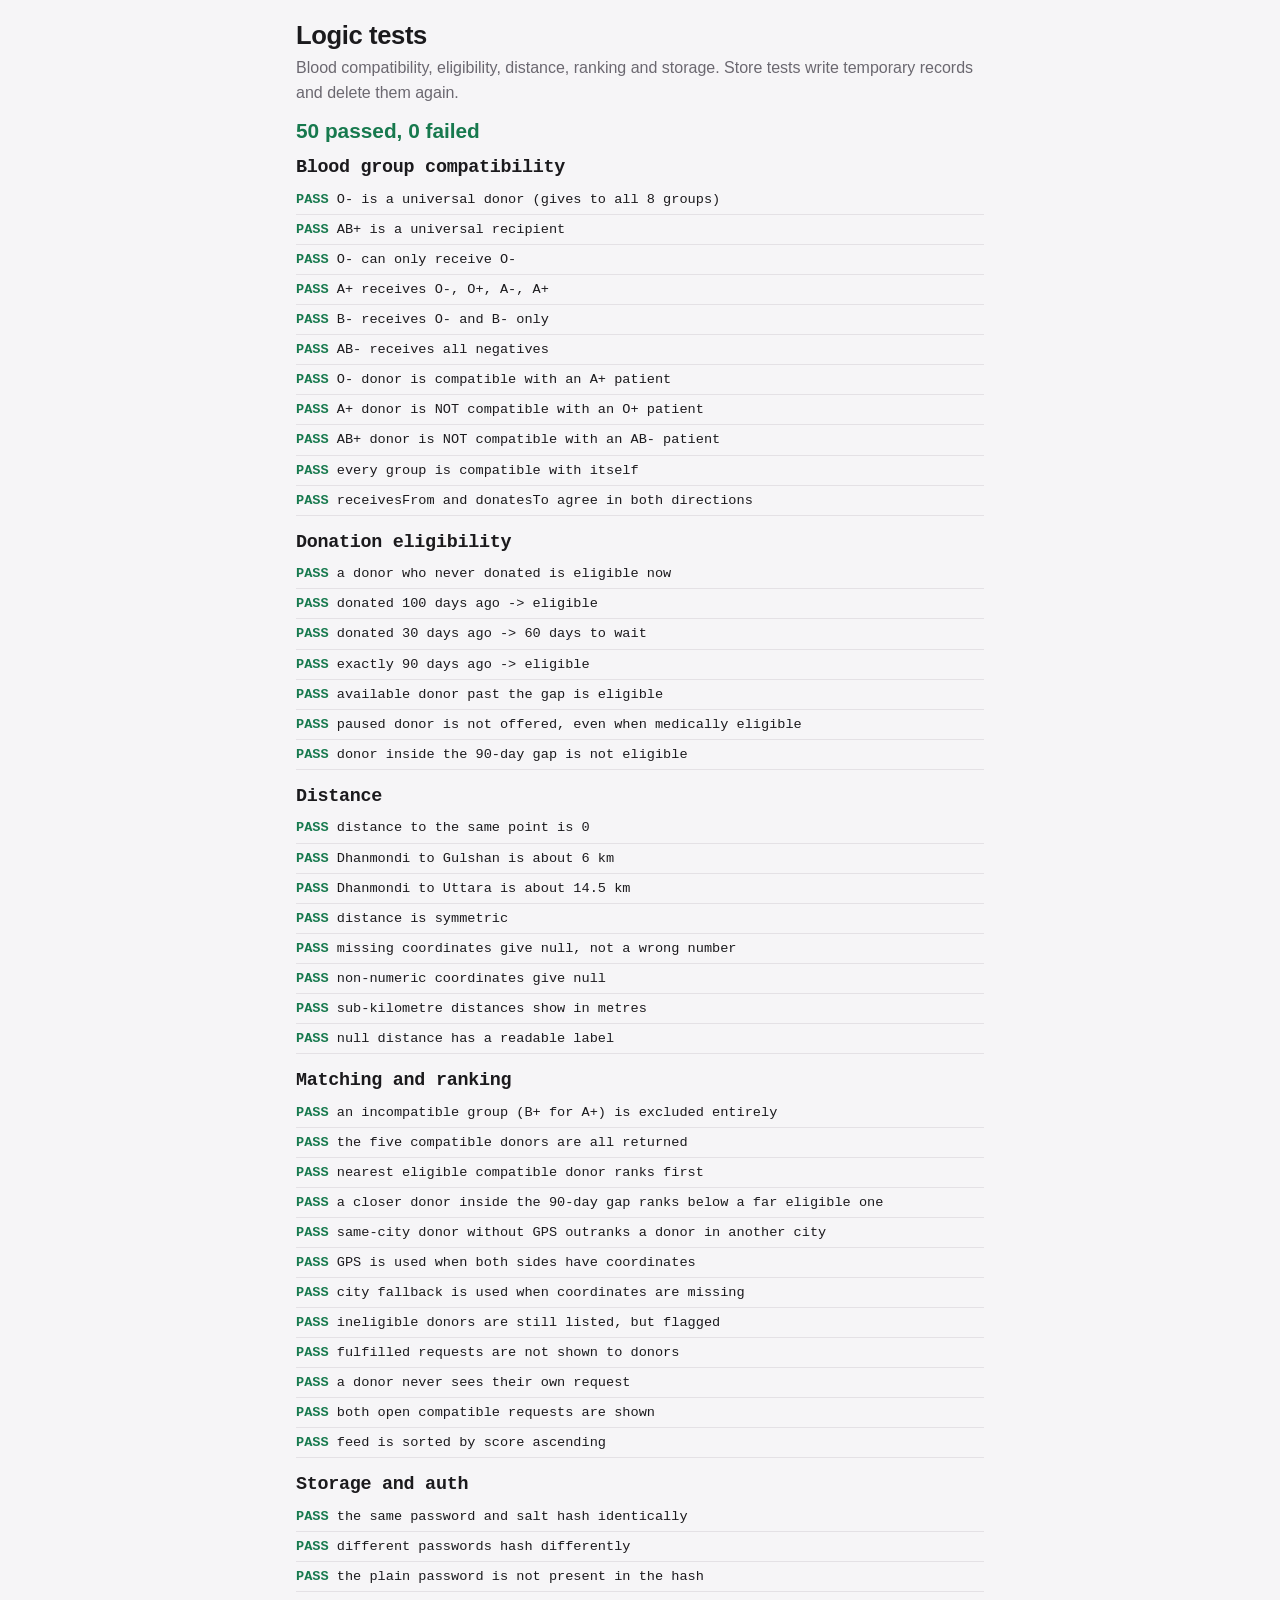
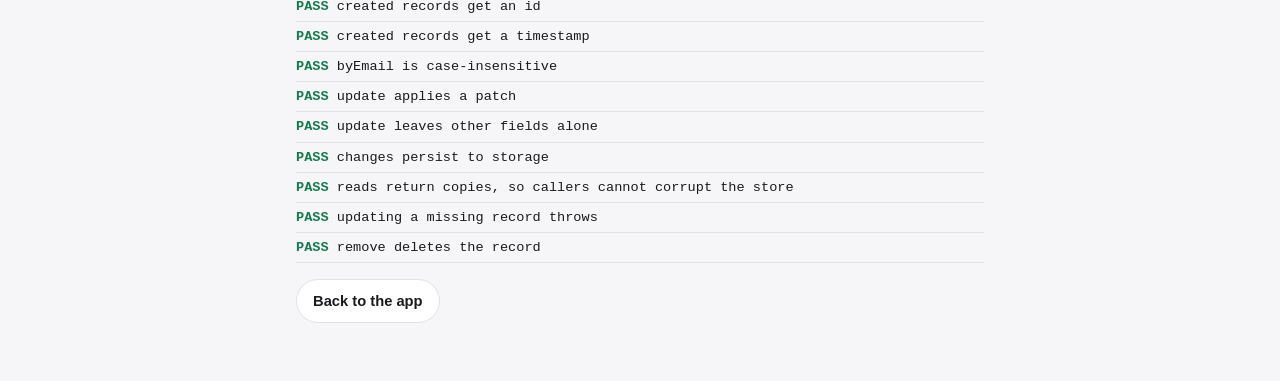
<file: tests.html>
<!DOCTYPE html>
<html lang="en">
<head>
  <meta charset="utf-8">
  <meta name="viewport" content="width=device-width, initial-scale=1">
  <title>RoktoDaan — logic tests</title>
  <link rel="stylesheet" href="css/styles.css">
  <style>
    .t { font-family: ui-monospace, "Cascadia Code", Consolas, monospace; font-size: .85rem; }
    .t li { padding: .25rem 0; border-bottom: 1px solid var(--border); list-style: none; }
    .t ul { padding: 0; margin: 0 0 1rem; }
    .pass::before { content: "PASS "; color: var(--ok); font-weight: 700; }
    .fail::before { content: "FAIL "; color: var(--red-600); font-weight: 700; }
    .fail { color: var(--red-600); }
    .score { font-size: 1.3rem; font-weight: 700; }
  </style>
</head>
<body>
  <main class="main">
    <h1>Logic tests</h1>
    <p class="muted">Blood compatibility, eligibility, distance, ranking and storage.
      Store tests write temporary records and delete them again.</p>
    <p id="score" class="score">Running…</p>
    <div id="out" class="t"></div>
    <p><a class="btn btn--outline" href="index.html">Back to the app</a></p>
  </main>

  <script src="js/blood.js"></script>
  <script src="js/geo.js"></script>
  <script src="js/store.js"></script>
  <script src="js/match.js"></script>
  <script>
  (function () {
    let passed = 0, failed = 0;
    let group = null;
    const out = document.getElementById('out');

    function describe(name) {
      const h = document.createElement('h2');
      h.textContent = name;
      out.appendChild(h);
      group = document.createElement('ul');
      out.appendChild(group);
    }

    function record(ok, label, detail) {
      const li = document.createElement('li');
      li.className = ok ? 'pass' : 'fail';
      li.textContent = label + (ok || !detail ? '' : ' — ' + detail);
      group.appendChild(li);
      ok ? passed++ : failed++;
    }

    function ok(value, label) { record(!!value, label, 'expected truthy, got ' + value); }
    function eq(actual, expected, label) {
      record(actual === expected, label, 'expected ' + expected + ', got ' + actual);
    }
    function near(actual, expected, tolerance, label) {
      const good = actual !== null && Math.abs(actual - expected) <= tolerance;
      record(good, label, 'expected ~' + expected + ' ±' + tolerance + ', got ' + actual);
    }
    function same(actual, expected, label) {
      record(JSON.stringify(actual) === JSON.stringify(expected), label,
        'expected ' + JSON.stringify(expected) + ', got ' + JSON.stringify(actual));
    }

    const blood = BD.blood, geo = BD.geo, match = BD.match, store = BD.store;

    /* ---- compatibility ---- */
    describe('Blood group compatibility');
    eq(blood.donatesTo('O-').length, 8, 'O- is a universal donor (gives to all 8 groups)');
    eq(blood.receivesFrom('AB+').length, 8, 'AB+ is a universal recipient');
    same(blood.receivesFrom('O-'), ['O-'], 'O- can only receive O-');
    same(blood.receivesFrom('A+'), ['O-', 'O+', 'A-', 'A+'], 'A+ receives O-, O+, A-, A+');
    same(blood.receivesFrom('B-'), ['O-', 'B-'], 'B- receives O- and B- only');
    same(blood.receivesFrom('AB-'), ['O-', 'A-', 'B-', 'AB-'], 'AB- receives all negatives');
    ok(blood.isCompatible('O-', 'A+'), 'O- donor is compatible with an A+ patient');
    ok(!blood.isCompatible('A+', 'O+'), 'A+ donor is NOT compatible with an O+ patient');
    ok(!blood.isCompatible('AB+', 'AB-'), 'AB+ donor is NOT compatible with an AB- patient');
    ok(blood.BLOOD_GROUPS.every(function (g) { return blood.isCompatible(g, g); }),
      'every group is compatible with itself');
    ok(blood.BLOOD_GROUPS.every(function (recipient) {
      return blood.receivesFrom(recipient).every(function (donor) {
        return blood.donatesTo(donor).indexOf(recipient) !== -1;
      });
    }), 'receivesFrom and donatesTo agree in both directions');

    /* ---- eligibility ---- */
    describe('Donation eligibility');
    const today = new Date('2026-06-01T00:00:00Z');
    const daysBefore = function (n) {
      const d = new Date(today);
      d.setDate(d.getDate() - n);
      return d.toISOString().slice(0, 10);
    };
    eq(blood.daysUntilEligible('', today), 0, 'a donor who never donated is eligible now');
    eq(blood.daysUntilEligible(daysBefore(100), today), 0, 'donated 100 days ago -> eligible');
    eq(blood.daysUntilEligible(daysBefore(30), today), 60, 'donated 30 days ago -> 60 days to wait');
    eq(blood.daysUntilEligible(daysBefore(90), today), 0, 'exactly 90 days ago -> eligible');
    ok(blood.eligibility({ available: true, lastDonation: daysBefore(200) }, today).ok,
      'available donor past the gap is eligible');
    ok(!blood.eligibility({ available: false, lastDonation: '' }, today).ok,
      'paused donor is not offered, even when medically eligible');
    ok(!blood.eligibility({ available: true, lastDonation: daysBefore(5) }, today).ok,
      'donor inside the 90-day gap is not eligible');

    /* ---- distance ---- */
    describe('Distance');
    const dhanmondi = { lat: 23.7461, lng: 90.3742 };
    const gulshan = { lat: 23.7925, lng: 90.4078 };
    const uttara = { lat: 23.8759, lng: 90.3795 };
    eq(geo.distanceKm(dhanmondi, dhanmondi), 0, 'distance to the same point is 0');
    near(geo.distanceKm(dhanmondi, gulshan), 6.2, 1, 'Dhanmondi to Gulshan is about 6 km');
    near(geo.distanceKm(dhanmondi, uttara), 14.5, 1.5, 'Dhanmondi to Uttara is about 14.5 km');
    near(geo.distanceKm(dhanmondi, gulshan), geo.distanceKm(gulshan, dhanmondi), 0.0001,
      'distance is symmetric');
    eq(geo.distanceKm(dhanmondi, null), null, 'missing coordinates give null, not a wrong number');
    eq(geo.distanceKm(dhanmondi, { lat: 'x', lng: 1 }), null, 'non-numeric coordinates give null');
    eq(geo.formatDistance(0.4), '400 m away', 'sub-kilometre distances show in metres');
    eq(geo.formatDistance(null), 'Distance unknown', 'null distance has a readable label');

    /* ---- matching ---- */
    describe('Matching and ranking');
    const request = {
      id: 'r1', receiverId: 'rx', bloodGroup: 'A+', status: 'open',
      city: 'Dhaka', location: dhanmondi, urgency: 'urgent', units: 2
    };
    const donors = [
      { id: 'd_far_ok',   role: 'donor', name: 'Far eligible',   bloodGroup: 'O-', city: 'Dhaka', location: uttara,    available: true, lastDonation: '' },
      { id: 'd_near_ok',  role: 'donor', name: 'Near eligible',  bloodGroup: 'A+', city: 'Dhaka', location: gulshan,   available: true, lastDonation: '' },
      { id: 'd_near_wait',role: 'donor', name: 'Near ineligible',bloodGroup: 'O+', city: 'Dhaka', location: dhanmondi, available: true, lastDonation: daysBefore(5) },
      { id: 'd_wrong',    role: 'donor', name: 'Wrong group',    bloodGroup: 'B+', city: 'Dhaka', location: dhanmondi, available: true, lastDonation: '' },
      { id: 'd_nogps',    role: 'donor', name: 'Same city only', bloodGroup: 'A-', city: 'Dhaka', location: null,      available: true, lastDonation: '' },
      { id: 'd_other',    role: 'donor', name: 'Other city',     bloodGroup: 'O-', city: 'Sylhet', location: null,     available: true, lastDonation: '' }
    ];
    const ranked = match.rankDonorsForRequest(request, donors, today);
    const ids = ranked.map(function (m) { return m.donor.id; });

    eq(ids.indexOf('d_wrong'), -1, 'an incompatible group (B+ for A+) is excluded entirely');
    eq(ids.length, 5, 'the five compatible donors are all returned');
    eq(ids[0], 'd_near_ok', 'nearest eligible compatible donor ranks first');
    ok(ids.indexOf('d_near_wait') > ids.indexOf('d_far_ok'),
      'a closer donor inside the 90-day gap ranks below a far eligible one');
    ok(ids.indexOf('d_nogps') < ids.indexOf('d_other'),
      'same-city donor without GPS outranks a donor in another city');
    eq(ranked[0].proximityBasis, 'gps', 'GPS is used when both sides have coordinates');
    eq(ranked.find(function (m) { return m.donor.id === 'd_nogps'; }).proximityBasis, 'city',
      'city fallback is used when coordinates are missing');
    ok(!ranked.find(function (m) { return m.donor.id === 'd_near_wait'; }).eligibility.ok,
      'ineligible donors are still listed, but flagged');

    const donor = { id: 'me', role: 'donor', bloodGroup: 'O-', city: 'Dhaka', location: dhanmondi, available: true, lastDonation: '' };
    const requests = [
      { id: 'q_near_routine', receiverId: 'rx', status: 'open', bloodGroup: 'A+', city: 'Dhaka', location: gulshan,   urgency: 'routine',  units: 1 },
      { id: 'q_far_critical', receiverId: 'rx', status: 'open', bloodGroup: 'O+', city: 'Dhaka', location: uttara,    urgency: 'critical', units: 1 },
      { id: 'q_closed',       receiverId: 'rx', status: 'fulfilled', bloodGroup: 'A+', city: 'Dhaka', location: dhanmondi, urgency: 'critical', units: 1 },
      { id: 'q_mine',         receiverId: 'me', status: 'open', bloodGroup: 'A+', city: 'Dhaka', location: dhanmondi, urgency: 'critical', units: 1 }
    ];
    const feed = match.rankRequestsForDonor(donor, requests, today);
    const feedIds = feed.map(function (m) { return m.request.id; });
    eq(feedIds.indexOf('q_closed'), -1, 'fulfilled requests are not shown to donors');
    eq(feedIds.indexOf('q_mine'), -1, 'a donor never sees their own request');
    eq(feedIds.length, 2, 'both open compatible requests are shown');
    ok(feed[0].score <= feed[1].score, 'feed is sorted by score ascending');

    /* ---- store ---- */
    describe('Storage and auth');
    (async function () {
      const created = [];
      try {
        const salt = store.randomSalt();
        const a = await store.hashPassword('hunter2', salt);
        const b = await store.hashPassword('hunter2', salt);
        const c = await store.hashPassword('hunter3', salt);
        eq(a, b, 'the same password and salt hash identically');
        ok(a !== c, 'different passwords hash differently');
        ok(a.indexOf('hunter2') === -1, 'the plain password is not present in the hash');

        const user = await store.users.create({ name: 'Test User', email: 'test+unit@demo.app', role: 'donor', bloodGroup: 'O+' });
        created.push(user.id);
        ok(!!user.id, 'created records get an id');
        ok(!!user.createdAt, 'created records get a timestamp');

        const found = await store.users.byEmail('TEST+UNIT@demo.app');
        eq(found && found.id, user.id, 'byEmail is case-insensitive');

        const updated = await store.users.update(user.id, { area: 'Mirpur' });
        eq(updated.area, 'Mirpur', 'update applies a patch');
        eq(updated.name, 'Test User', 'update leaves other fields alone');

        const reread = await store.users.byId(user.id);
        eq(reread.area, 'Mirpur', 'changes persist to storage');

        reread.name = 'Mutated';
        const again = await store.users.byId(user.id);
        eq(again.name, 'Test User', 'reads return copies, so callers cannot corrupt the store');

        let threw = false;
        try { await store.users.update('nope_missing', { a: 1 }); } catch (e) { threw = true; }
        ok(threw, 'updating a missing record throws');

        await store.users.remove(user.id);
        created.pop();
        eq(await store.users.byId(user.id), null, 'remove deletes the record');
      } catch (err) {
        record(false, 'store tests threw: ' + err.message);
      } finally {
        for (const id of created) { try { await store.users.remove(id); } catch (e) {} }
        finish();
      }
    })();

    function finish() {
      const score = document.getElementById('score');
      score.textContent = passed + ' passed, ' + failed + ' failed';
      score.style.color = failed ? 'var(--red-600)' : 'var(--ok)';
    }
  })();
  </script>
</body>
</html>
</file>
<file: css/styles.css>
/* RoktoDaan — mobile-first stylesheet. Light and dark themes. */

:root {
  --red-700: #8f1330;
  --red-600: #b91c3c;
  --red-500: #dc2649;
  --red-050: #fdeef1;

  --bg: #f6f5f7;
  --surface: #ffffff;
  --surface-2: #faf9fa;
  --border: #e4e1e5;
  --text: #1b1a1d;
  --muted: #6b6870;
  --ok: #17794e;
  --ok-bg: #e6f4ec;
  --warn: #8a5a00;
  --warn-bg: #fdf3e0;
  --shadow: 0 1px 2px rgba(17, 12, 20, .06), 0 8px 24px rgba(17, 12, 20, .06);
  --radius: 14px;
  --radius-sm: 9px;
  --maxw: 720px;
}

@media (prefers-color-scheme: dark) {
  :root {
    --bg: #131215;
    --surface: #1d1b20;
    --surface-2: #232026;
    --border: #322e37;
    --text: #efedf1;
    --muted: #a09aa8;
    --red-050: #2a1119;
    --red-600: #e04a68;
    --red-500: #f06582;
    --red-700: #f7a6b6;
    --ok: #62d09b;
    --ok-bg: #12281d;
    --warn: #e9be6a;
    --warn-bg: #2b2413;
    --shadow: 0 1px 2px rgba(0, 0, 0, .4), 0 10px 28px rgba(0, 0, 0, .35);
  }
}

* { box-sizing: border-box; }

html { -webkit-text-size-adjust: 100%; }

body {
  margin: 0;
  background: var(--bg);
  color: var(--text);
  font: 16px/1.55 -apple-system, BlinkMacSystemFont, "Segoe UI", Roboto, "Helvetica Neue", Arial, sans-serif;
  display: flex;
  flex-direction: column;
  min-height: 100vh;
}

.booting { text-align: center; color: var(--muted); padding: 3rem 0; }

h1, h2, h3 { line-height: 1.2; margin: 0 0 .35rem; letter-spacing: -.015em; }
h1 { font-size: 1.6rem; }
h2 { font-size: 1.15rem; }
h3 { font-size: 1.02rem; }
p { margin: 0 0 .6rem; }
a { color: var(--red-600); text-decoration: none; }
a:hover { text-decoration: underline; }

.muted { color: var(--muted); }
.small { font-size: .85rem; }
.center { text-align: center; }
.cap { text-transform: capitalize; }
.opt { color: var(--muted); font-weight: 400; }

.skip-link {
  position: absolute; left: -9999px; top: 0; background: var(--surface);
  padding: .6rem 1rem; z-index: 100; border-radius: 0 0 var(--radius-sm) 0;
}
.skip-link:focus { left: 0; }

/* ---- header ------------------------------------------------------------- */

.header {
  position: sticky; top: 0; z-index: 30;
  display: flex; align-items: center; justify-content: space-between; gap: 1rem;
  padding: .7rem 1rem;
  background: color-mix(in srgb, var(--surface) 88%, transparent);
  backdrop-filter: blur(10px);
  border-bottom: 1px solid var(--border);
}
.brand { display: flex; align-items: center; gap: .5rem; color: var(--text); font-weight: 700; }
.brand:hover { text-decoration: none; }
.brand__mark { font-size: 1.25rem; }
.brand__name { letter-spacing: -.02em; }
.header.is-signed-out .brand { pointer-events: none; }

.nav { display: flex; align-items: center; gap: .15rem; }
.nav__link {
  padding: .4rem .6rem; border-radius: 99px; color: var(--muted);
  font-size: .9rem; font-weight: 500;
}
.nav__link:hover { color: var(--text); background: var(--surface-2); text-decoration: none; }
.nav__link.is-active { color: var(--red-600); background: var(--red-050); }
.nav__avatar {
  margin-left: .35rem; width: 34px; height: 34px; border-radius: 50%;
  border: 1px solid var(--border); background: var(--red-050); color: var(--red-700);
  font-size: .78rem; font-weight: 700; cursor: pointer;
}

.main { flex: 1; width: 100%; max-width: var(--maxw); margin: 0 auto; padding: 1.25rem 1rem 3rem; transition: opacity .15s; }

.footer {
  max-width: var(--maxw); margin: 0 auto; padding: 1rem 1rem 2rem;
  color: var(--muted); font-size: .78rem; text-align: center;
}

/* ---- primitives --------------------------------------------------------- */

.card {
  background: var(--surface); border: 1px solid var(--border);
  border-radius: var(--radius); padding: 1rem; box-shadow: var(--shadow);
  margin-bottom: .75rem;
}

.btn {
  display: inline-flex; align-items: center; justify-content: center; gap: .4rem;
  padding: .62rem 1rem; border-radius: 99px; border: 1px solid transparent;
  font: inherit; font-weight: 600; font-size: .92rem; cursor: pointer;
  transition: transform .06s ease, filter .15s ease, background .15s ease;
  white-space: nowrap;
}
.btn:hover { text-decoration: none; }
.btn:active { transform: translateY(1px); }
.btn:disabled { opacity: .55; cursor: not-allowed; }
.btn--primary { background: var(--red-600); color: #fff; }
.btn--primary:hover { filter: brightness(1.07); }
.btn--outline { border-color: var(--border); background: var(--surface); color: var(--text); }
.btn--outline:hover { border-color: var(--red-600); color: var(--red-600); }
.btn--ghost { background: transparent; color: var(--muted); }
.btn--ghost:hover { background: var(--surface-2); color: var(--text); }
.btn--danger { color: var(--red-600); }
.btn--lg { padding: .8rem 1.4rem; font-size: 1rem; }
.btn--sm { padding: .42rem .8rem; font-size: .84rem; }
.btn--block { display: flex; width: 100%; margin-bottom: .75rem; }

@media (prefers-color-scheme: dark) {
  .btn--primary { color: #23060f; }
}

.tag {
  display: inline-block; padding: .18rem .55rem; border-radius: 99px;
  background: var(--surface-2); border: 1px solid var(--border);
  font-size: .74rem; font-weight: 600; text-transform: capitalize; color: var(--muted);
}
.tag--done, .tag--accepted, .tag--completed, .tag--fulfilled { background: var(--ok-bg); color: var(--ok); border-color: transparent; }
.tag--cancelled, .tag--declined { opacity: .7; }
.tag--open { background: var(--red-050); color: var(--red-700); border-color: transparent; }

.pill {
  padding: .2rem .6rem; border-radius: 99px; font-size: .74rem; font-weight: 700;
  text-transform: uppercase; letter-spacing: .04em;
}
.pill--critical { background: var(--red-600); color: #fff; }
.pill--urgent { background: var(--warn-bg); color: var(--warn); }
.pill--routine { background: var(--surface-2); color: var(--muted); border: 1px solid var(--border); }
@media (prefers-color-scheme: dark) { .pill--critical { color: #23060f; } }

.blood-badge {
  display: inline-grid; place-items: center; min-width: 46px; height: 46px; padding: 0 .4rem;
  border-radius: 12px; background: var(--red-050); color: var(--red-700);
  font-weight: 800; font-size: 1rem; letter-spacing: -.02em; flex: none;
}

.avatar {
  display: inline-grid; place-items: center; width: 38px; height: 38px; border-radius: 50%;
  background: var(--surface-2); border: 1px solid var(--border);
  font-size: .8rem; font-weight: 700; color: var(--muted); flex: none;
}

.quote {
  margin: .5rem 0; padding: .5rem .75rem; border-left: 3px solid var(--border);
  background: var(--surface-2); border-radius: 0 var(--radius-sm) var(--radius-sm) 0;
  font-size: .9rem; color: var(--text);
}

.contact { font-size: .9rem; margin: .5rem 0 0; }
.hint { font-size: .8rem; color: var(--muted); margin: .35rem 0 0; }
.hint.warn { color: var(--warn); }

.notice { border-left: 4px solid var(--border); }
.notice--ok { border-left-color: var(--ok); }
.notice--warn { border-left-color: var(--warn); background: var(--warn-bg); }

.list > .card:last-child { margin-bottom: 0; }
.row-actions { display: flex; flex-wrap: wrap; gap: .4rem; align-items: center; margin-top: .6rem; }
.grid2 { display: grid; gap: 0 .75rem; grid-template-columns: 1fr; }
@media (min-width: 560px) { .grid2 { grid-template-columns: 1fr 1fr; } }

.page-head { margin: .25rem 0 1rem; }
.page-head__sub { color: var(--muted); margin: 0; }
.back-link { display: inline-block; font-size: .88rem; color: var(--muted); margin-bottom: .6rem; }
.back-link:hover { color: var(--red-600); }

.section { margin-top: 1.5rem; }
.section__title { margin-bottom: .1rem; }
.section__sub { color: var(--muted); font-size: .88rem; margin-bottom: .7rem; }

/* ---- forms -------------------------------------------------------------- */

.form .field { margin-bottom: .85rem; }
.field label { display: block; font-size: .85rem; font-weight: 600; margin-bottom: .3rem; }
input, select, textarea {
  width: 100%; padding: .65rem .75rem; font: inherit; color: var(--text);
  background: var(--surface-2); border: 1px solid var(--border);
  border-radius: var(--radius-sm); appearance: none;
}
textarea { resize: vertical; }
input:focus, select:focus, textarea:focus { outline: none; }
input:focus, select:focus, textarea:focus {
  border-color: var(--red-600);
  box-shadow: 0 0 0 3px color-mix(in srgb, var(--red-600) 18%, transparent);
}
input[type="checkbox"] { width: auto; accent-color: var(--red-600); }
select {
  background-image: linear-gradient(45deg, transparent 50%, var(--muted) 50%),
                    linear-gradient(135deg, var(--muted) 50%, transparent 50%);
  background-position: calc(100% - 18px) 50%, calc(100% - 13px) 50%;
  background-size: 5px 5px, 5px 5px;
  background-repeat: no-repeat;
  padding-right: 2rem;
}

.check { display: flex; gap: .6rem; align-items: flex-start; font-size: .85rem; color: var(--muted); margin-bottom: .9rem; }
.check input { margin-top: .2rem; }

.switch { display: flex; align-items: center; gap: .55rem; font-size: .9rem; font-weight: 600; cursor: pointer; }
.switch input { width: 18px; height: 18px; }

.locrow { display: flex; flex-wrap: wrap; align-items: center; gap: .6rem; }
.locrow__status { font-size: .82rem; color: var(--muted); }

.danger-zone {
  margin-top: 2rem; padding-top: 1rem; border-top: 1px solid var(--border);
  display: flex; flex-wrap: wrap; gap: .5rem; align-items: center;
}
.danger-zone .hint { width: 100%; }

/* ---- welcome ------------------------------------------------------------ */

.hero { text-align: center; padding: 1.5rem 0 .5rem; }
.hero__mark { font-size: 2.6rem; }
.hero h1 { font-size: 2rem; margin: .5rem 0 .6rem; }
.hero__sub { color: var(--muted); max-width: 30rem; margin: 0 auto 1.4rem; }
.hero__actions { display: flex; flex-direction: column; gap: .6rem; max-width: 22rem; margin: 0 auto; }
.hero__login { margin-top: 1.1rem; font-size: .9rem; color: var(--muted); }
@media (min-width: 560px) { .hero__actions { flex-direction: row; justify-content: center; } }

.how { display: grid; gap: .75rem; margin-top: 2rem; }
@media (min-width: 720px) { .how { grid-template-columns: repeat(3, 1fr); } }
.how__card { background: var(--surface); border: 1px solid var(--border); border-radius: var(--radius); padding: 1rem; }
.how__card p { color: var(--muted); font-size: .88rem; margin: 0; }
.how__step {
  display: inline-grid; place-items: center; width: 26px; height: 26px; border-radius: 50%;
  background: var(--red-050); color: var(--red-700); font-weight: 700; font-size: .8rem; margin-bottom: .5rem;
}

.demo-note {
  margin-top: 1.5rem; padding: .7rem .9rem; border: 1px dashed var(--border);
  border-radius: var(--radius-sm); color: var(--muted); font-size: .84rem; text-align: center;
}

.auth { max-width: 32rem; margin: 0 auto; }
.auth__alt { text-align: center; font-size: .9rem; color: var(--muted); }

.roleswitch {
  display: grid; grid-template-columns: 1fr 1fr; gap: .25rem; padding: .25rem;
  background: var(--surface-2); border: 1px solid var(--border);
  border-radius: 99px; margin-bottom: 1rem;
}
.roleswitch__opt { padding: .5rem; text-align: center; border-radius: 99px; color: var(--muted); font-weight: 600; font-size: .9rem; }
.roleswitch__opt:hover { text-decoration: none; color: var(--text); }
.roleswitch__opt.is-on { background: var(--surface); color: var(--red-600); box-shadow: var(--shadow); }

/* ---- cards -------------------------------------------------------------- */

.status-card { display: flex; flex-wrap: wrap; gap: .8rem; align-items: center; justify-content: space-between; }
.status-card__main { display: flex; gap: .75rem; align-items: center; }
.status-card__main p { margin: 0; font-size: .85rem; }
.status-card.is-ok { border-left: 4px solid var(--ok); }
.status-card.is-wait { border-left: 4px solid var(--warn); }

.reqcard__top { display: flex; gap: .7rem; align-items: flex-start; }
.reqcard__head { flex: 1; min-width: 0; }
.reqcard__head h3 { margin: 0; }
.reqcard__head h3 a { color: var(--text); }
.reqcard__head p { margin: .1rem 0 0; font-size: .85rem; }
.reqcard__need { margin: .7rem 0 0; font-size: .88rem; color: var(--muted); }
.reqcard__notes { margin: .5rem 0 0; font-size: .88rem; }
.reqcard__foot {
  display: flex; align-items: center; justify-content: space-between; gap: .6rem;
  margin-top: .8rem; padding-top: .7rem; border-top: 1px solid var(--border); font-size: .82rem;
}

.progress { height: 6px; border-radius: 99px; background: var(--surface-2); overflow: hidden; margin-top: .8rem; }
.progress__bar { height: 100%; background: var(--ok); border-radius: 99px; transition: width .3s ease; }

.donorrow { display: grid; grid-template-columns: 1fr auto; gap: .5rem .75rem; align-items: start; }
.donorrow__id { display: flex; gap: .65rem; align-items: center; min-width: 0; }
.donorrow__id p { margin: .05rem 0 0; font-size: .82rem; }
.donorrow .quote, .donorrow .contact, .donorrow .row-actions, .donorrow .small { grid-column: 1 / -1; }

.invite { border-left: 4px solid var(--red-600); }

.summary__top { display: flex; gap: .8rem; align-items: flex-start; }
.summary__top h1 { font-size: 1.3rem; margin: 0; }
.summary__top p { margin: .15rem 0 0; font-size: .88rem; }
.summary__grid {
  display: grid; grid-template-columns: repeat(2, 1fr); gap: .75rem;
  margin: 1rem 0 0; padding-top: .9rem; border-top: 1px solid var(--border);
}
@media (min-width: 560px) { .summary__grid { grid-template-columns: repeat(4, 1fr); } }
.summary__grid dt { font-size: .72rem; text-transform: uppercase; letter-spacing: .05em; color: var(--muted); }
.summary__grid dd { margin: .15rem 0 0; font-weight: 600; }
.summary__notes { margin: .9rem 0 0; font-size: .9rem; }

.empty { text-align: center; padding: 2rem 1rem; border: 1px dashed var(--border); border-radius: var(--radius); color: var(--muted); }
.empty__mark { font-size: 1.6rem; color: var(--border); }
.empty h3 { color: var(--text); margin-bottom: .3rem; }
.empty p { font-size: .9rem; max-width: 26rem; margin: 0 auto .8rem; }

/* ---- toasts ------------------------------------------------------------- */

.toasts {
  position: fixed; left: 50%; bottom: 1.2rem; transform: translateX(-50%);
  z-index: 60; display: flex; flex-direction: column; gap: .5rem;
  width: min(92vw, 26rem); pointer-events: none;
}
.toast {
  padding: .7rem .95rem; border-radius: var(--radius-sm);
  background: var(--text); color: var(--bg); font-size: .88rem; font-weight: 500;
  box-shadow: var(--shadow); animation: toast-in .2s ease;
}
.toast--success { background: var(--ok); color: #fff; }
.toast--error { background: var(--red-600); color: #fff; }
.toast--out { opacity: 0; transition: opacity .5s ease; }

@keyframes toast-in { from { opacity: 0; transform: translateY(8px); } to { opacity: 1; transform: none; } }

@media (prefers-reduced-motion: reduce) {
  * { animation: none !important; transition: none !important; }
}
</file>
